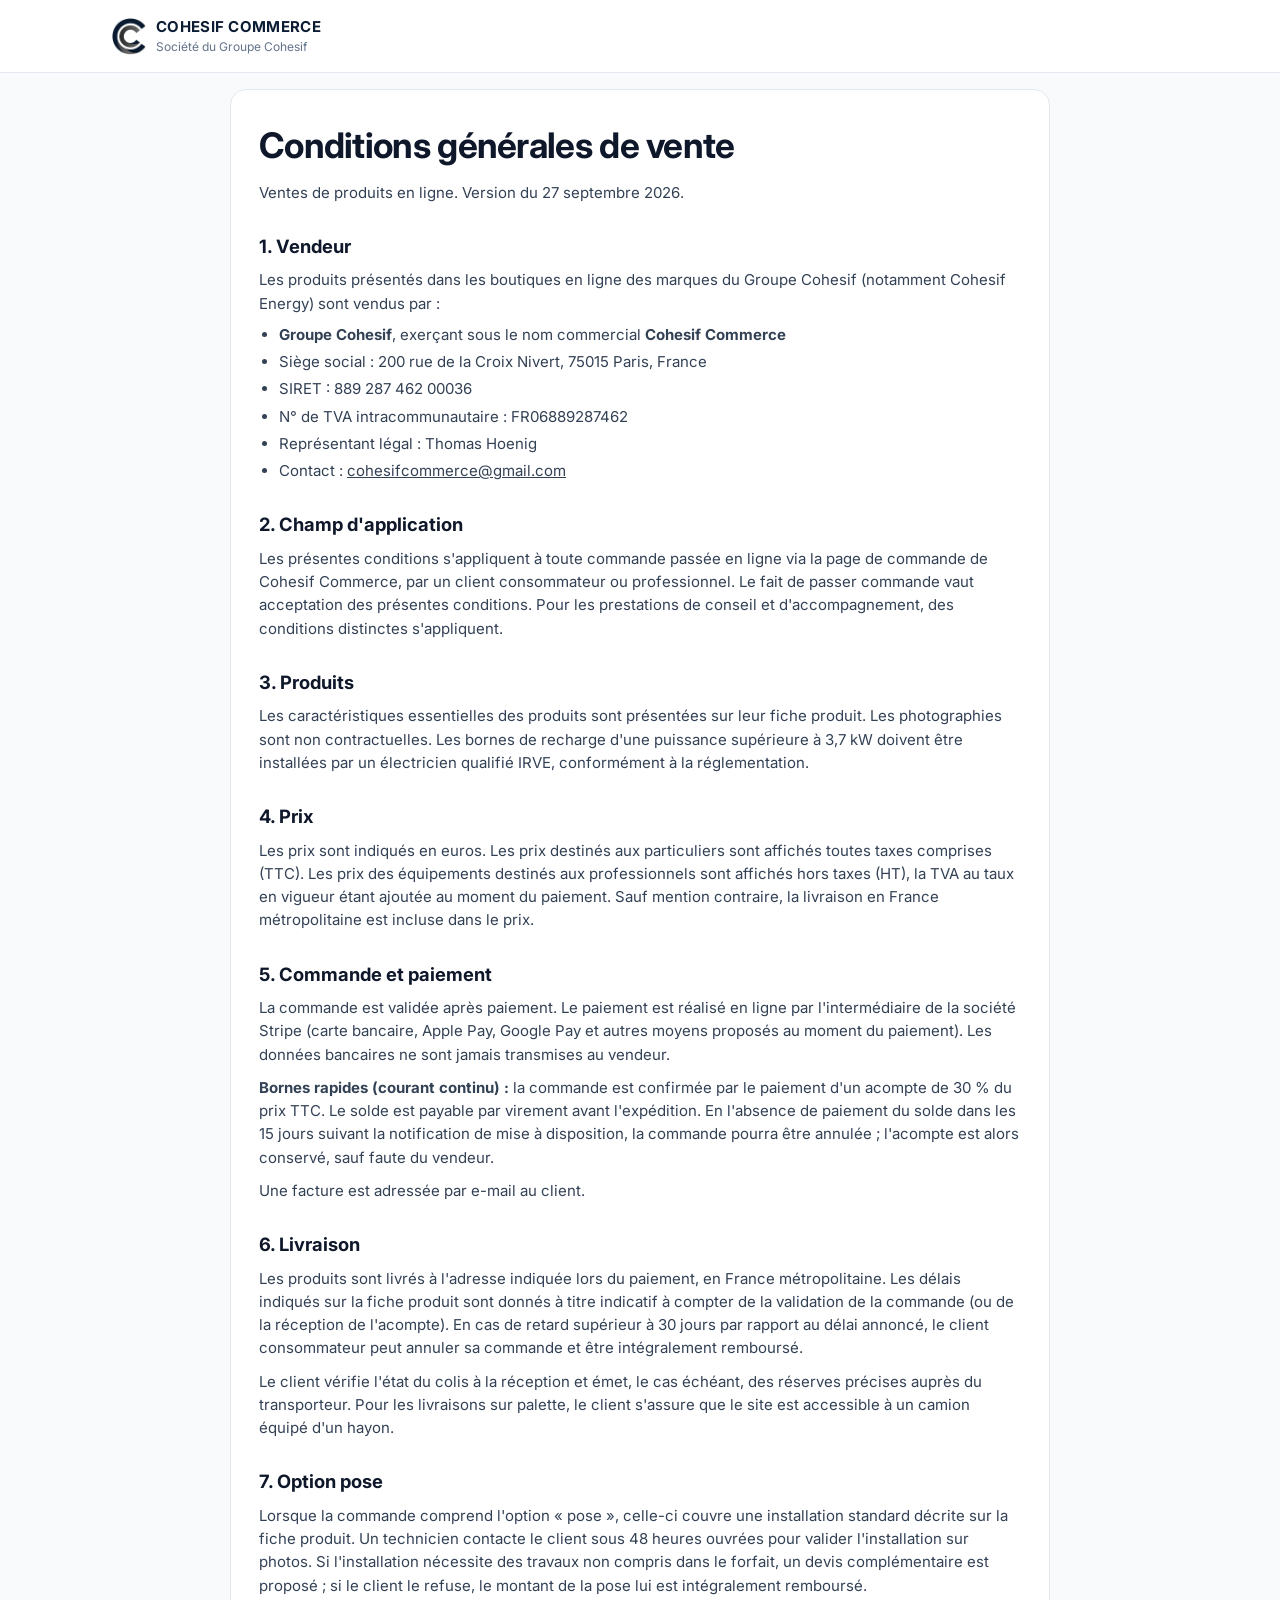
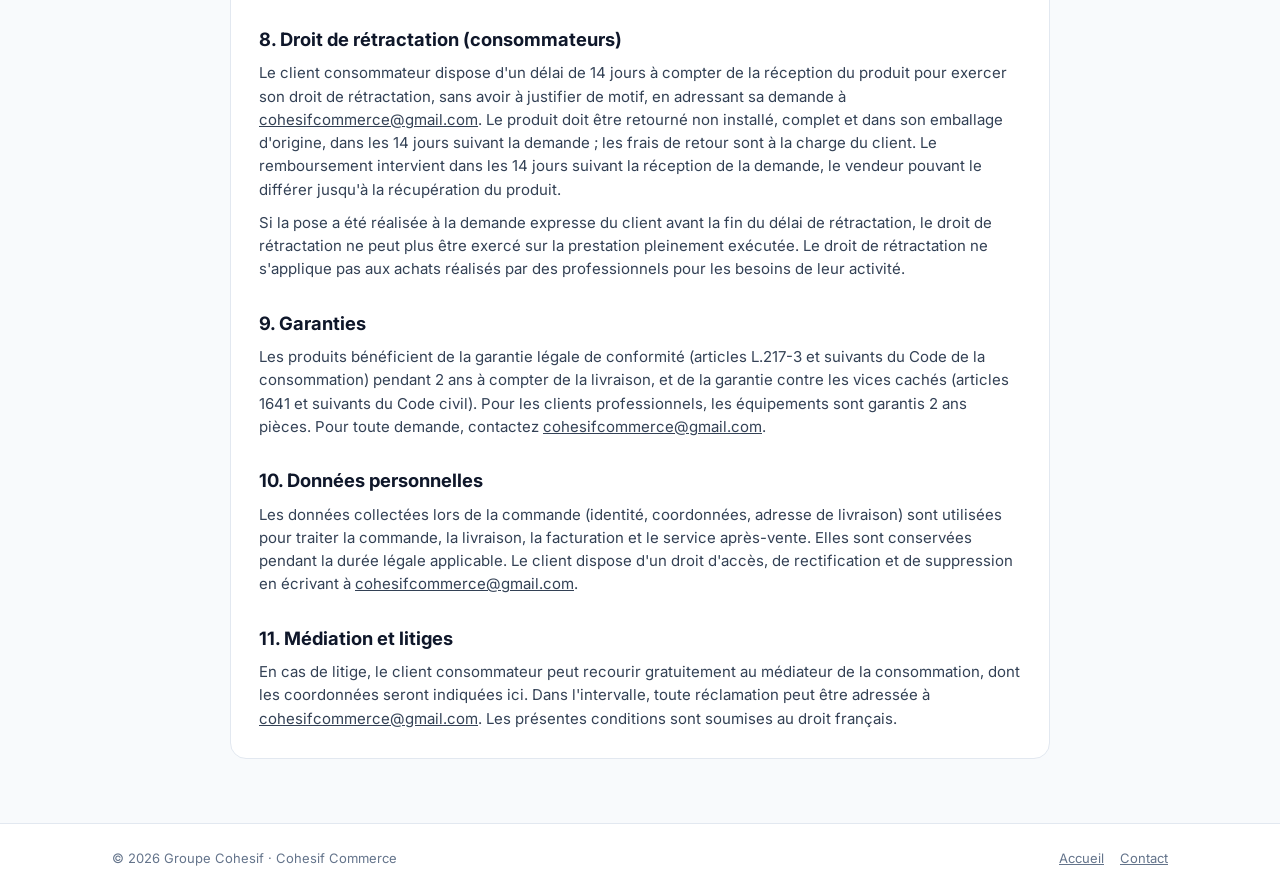
<file: cgv-vente.html>
<!DOCTYPE html>
<html lang="fr">
<head>
  <meta charset="UTF-8" />
  <meta name="viewport" content="width=device-width, initial-scale=1.0" />
  <title>Conditions générales de vente — Boutique | Cohesif Commerce</title>
  <meta name="description" content="Conditions générales de vente des produits commandés en ligne auprès de Cohesif Commerce (Groupe Cohesif)." />
  <meta name="robots" content="index, follow" />
  <link rel="canonical" href="https://cohesifcommerce.fr/cgv-vente.html" />
  <link rel="icon" type="image/png" sizes="32x32" href="./favicon-32x32.png" />
  <link rel="preconnect" href="https://fonts.googleapis.com" />
  <link rel="preconnect" href="https://fonts.gstatic.com" crossorigin />
  <link href="https://fonts.googleapis.com/css2?family=Inter:wght@400;500;600;700&display=swap" rel="stylesheet" />
  <link rel="stylesheet" href="./commande.css" />
</head>
<body>

<header class="co-header">
  <div class="wrap">
    <a href="./index.html" class="co-brand">
      <img src="./img/logo-commerce-mark.png" alt="" width="34" height="37" />
      <span><strong>COHESIF COMMERCE</strong><small>Société du Groupe Cohesif</small></span>
    </a>
  </div>
</header>

<main class="co-main">
  <div class="wrap">
    <article class="co-card co-doc">
      <h1>Conditions générales de vente</h1>
      <p>Ventes de produits en ligne. Version du 27 septembre 2026.</p>

      <h2 id="vendeur">1. Vendeur</h2>
      <p>Les produits présentés dans les boutiques en ligne des marques du Groupe Cohesif (notamment Cohesif Energy) sont vendus par :</p>
      <ul>
        <li><strong>Groupe Cohesif</strong>, exerçant sous le nom commercial <strong>Cohesif Commerce</strong></li>
        <li>Siège social : 200 rue de la Croix Nivert, 75015 Paris, France</li>
        <li>SIRET : 889 287 462 00036</li>
        <li>N° de TVA intracommunautaire : FR06889287462</li>
        <li>Représentant légal : Thomas Hoenig</li>
        <li>Contact : <a href="mailto:cohesifcommerce@gmail.com">cohesifcommerce@gmail.com</a></li>
      </ul>

      <h2>2. Champ d'application</h2>
      <p>Les présentes conditions s'appliquent à toute commande passée en ligne via la page de commande de Cohesif Commerce, par un client consommateur ou professionnel. Le fait de passer commande vaut acceptation des présentes conditions. Pour les prestations de conseil et d'accompagnement, des conditions distinctes s'appliquent.</p>

      <h2>3. Produits</h2>
      <p>Les caractéristiques essentielles des produits sont présentées sur leur fiche produit. Les photographies sont non contractuelles. Les bornes de recharge d'une puissance supérieure à 3,7 kW doivent être installées par un électricien qualifié IRVE, conformément à la réglementation.</p>

      <h2>4. Prix</h2>
      <p>Les prix sont indiqués en euros. Les prix destinés aux particuliers sont affichés toutes taxes comprises (TTC). Les prix des équipements destinés aux professionnels sont affichés hors taxes (HT), la TVA au taux en vigueur étant ajoutée au moment du paiement. Sauf mention contraire, la livraison en France métropolitaine est incluse dans le prix.</p>

      <h2>5. Commande et paiement</h2>
      <p>La commande est validée après paiement. Le paiement est réalisé en ligne par l'intermédiaire de la société Stripe (carte bancaire, Apple Pay, Google Pay et autres moyens proposés au moment du paiement). Les données bancaires ne sont jamais transmises au vendeur.</p>
      <p><strong>Bornes rapides (courant continu) :</strong> la commande est confirmée par le paiement d'un acompte de 30 % du prix TTC. Le solde est payable par virement avant l'expédition. En l'absence de paiement du solde dans les 15 jours suivant la notification de mise à disposition, la commande pourra être annulée ; l'acompte est alors conservé, sauf faute du vendeur.</p>
      <p>Une facture est adressée par e-mail au client.</p>

      <h2>6. Livraison</h2>
      <p>Les produits sont livrés à l'adresse indiquée lors du paiement, en France métropolitaine. Les délais indiqués sur la fiche produit sont donnés à titre indicatif à compter de la validation de la commande (ou de la réception de l'acompte). En cas de retard supérieur à 30 jours par rapport au délai annoncé, le client consommateur peut annuler sa commande et être intégralement remboursé.</p>
      <p>Le client vérifie l'état du colis à la réception et émet, le cas échéant, des réserves précises auprès du transporteur. Pour les livraisons sur palette, le client s'assure que le site est accessible à un camion équipé d'un hayon.</p>

      <h2>7. Option pose</h2>
      <p>Lorsque la commande comprend l'option « pose », celle-ci couvre une installation standard décrite sur la fiche produit. Un technicien contacte le client sous 48 heures ouvrées pour valider l'installation sur photos. Si l'installation nécessite des travaux non compris dans le forfait, un devis complémentaire est proposé ; si le client le refuse, le montant de la pose lui est intégralement remboursé.</p>

      <h2>8. Droit de rétractation (consommateurs)</h2>
      <p>Le client consommateur dispose d'un délai de 14 jours à compter de la réception du produit pour exercer son droit de rétractation, sans avoir à justifier de motif, en adressant sa demande à <a href="mailto:cohesifcommerce@gmail.com">cohesifcommerce@gmail.com</a>. Le produit doit être retourné non installé, complet et dans son emballage d'origine, dans les 14 jours suivant la demande ; les frais de retour sont à la charge du client. Le remboursement intervient dans les 14 jours suivant la réception de la demande, le vendeur pouvant le différer jusqu'à la récupération du produit.</p>
      <p>Si la pose a été réalisée à la demande expresse du client avant la fin du délai de rétractation, le droit de rétractation ne peut plus être exercé sur la prestation pleinement exécutée. Le droit de rétractation ne s'applique pas aux achats réalisés par des professionnels pour les besoins de leur activité.</p>

      <h2>9. Garanties</h2>
      <p>Les produits bénéficient de la garantie légale de conformité (articles L.217-3 et suivants du Code de la consommation) pendant 2 ans à compter de la livraison, et de la garantie contre les vices cachés (articles 1641 et suivants du Code civil). Pour les clients professionnels, les équipements sont garantis 2 ans pièces. Pour toute demande, contactez <a href="mailto:cohesifcommerce@gmail.com">cohesifcommerce@gmail.com</a>.</p>

      <h2>10. Données personnelles</h2>
      <p>Les données collectées lors de la commande (identité, coordonnées, adresse de livraison) sont utilisées pour traiter la commande, la livraison, la facturation et le service après-vente. Elles sont conservées pendant la durée légale applicable. Le client dispose d'un droit d'accès, de rectification et de suppression en écrivant à <a href="mailto:cohesifcommerce@gmail.com">cohesifcommerce@gmail.com</a>.</p>

      <h2>11. Médiation et litiges</h2>
      <p>En cas de litige, le client consommateur peut recourir gratuitement au médiateur de la consommation, dont les coordonnées seront indiquées ici. Dans l'intervalle, toute réclamation peut être adressée à <a href="mailto:cohesifcommerce@gmail.com">cohesifcommerce@gmail.com</a>. Les présentes conditions sont soumises au droit français.</p>
    </article>
  </div>
</main>

<footer class="co-footer">
  <div class="wrap">
    <div>© 2026 Groupe Cohesif · Cohesif Commerce</div>
    <nav><a href="./index.html">Accueil</a><a href="mailto:cohesifcommerce@gmail.com">Contact</a></nav>
  </div>
</footer>
</body>
</html>
</file>
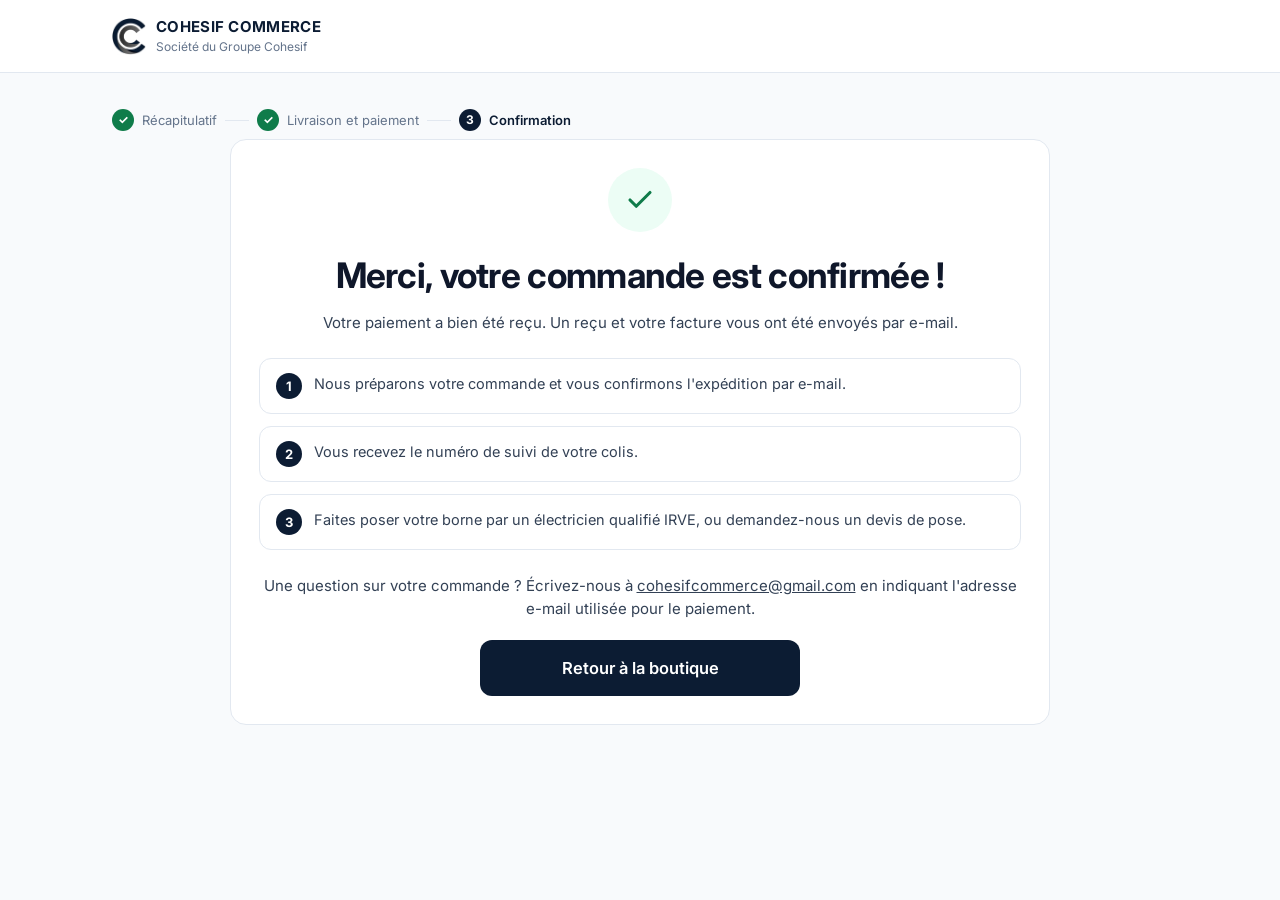
<file: commande-confirmee.html>
<!DOCTYPE html>
<html lang="fr">
<head>
  <meta charset="UTF-8" />
  <meta name="viewport" content="width=device-width, initial-scale=1.0" />
  <title>Commande confirmée — merci ! | Cohesif Commerce</title>
  <meta name="robots" content="noindex, nofollow" />
  <meta name="theme-color" content="#0c1c33" />
  <link rel="icon" type="image/png" sizes="32x32" href="./favicon-32x32.png" />
  <link rel="preconnect" href="https://fonts.googleapis.com" />
  <link rel="preconnect" href="https://fonts.gstatic.com" crossorigin />
  <link href="https://fonts.googleapis.com/css2?family=Inter:wght@400;500;600;700&display=swap" rel="stylesheet" />
  <link rel="stylesheet" href="./commande.css" />
</head>
<body>

<header class="co-header">
  <div class="wrap">
    <a href="./index.html" class="co-brand">
      <img src="./img/logo-commerce-mark.png" alt="" width="34" height="37" />
      <span><strong>COHESIF COMMERCE</strong><small>Société du Groupe Cohesif</small></span>
    </a>
  </div>
</header>

<main class="co-main">
  <div class="wrap">
    <ol class="co-steps" aria-label="Étapes de la commande">
      <li class="done"><span>✓</span>Récapitulatif</li>
      <li class="done"><span>✓</span>Livraison et paiement</li>
      <li class="active"><span>3</span>Confirmation</li>
    </ol>
    <div class="co-card co-doc" style="text-align:center;">
      <div class="co-success-icon">
        <svg width="30" height="30" viewBox="0 0 24 24" fill="none" stroke="currentColor" stroke-width="2.5" stroke-linecap="round" stroke-linejoin="round" aria-hidden="true"><polyline points="20 6 9 17 4 12"/></svg>
      </div>
      <h1>Merci, votre commande est confirmée !</h1>
      <p>Votre paiement a bien été reçu. Un reçu et votre facture vous ont été envoyés par e-mail.</p>
      <ol class="co-next" data-next></ol>
      <p>Une question sur votre commande ? Écrivez-nous à <a href="mailto:cohesifcommerce@gmail.com">cohesifcommerce@gmail.com</a> en indiquant l'adresse e-mail utilisée pour le paiement.</p>
      <p style="margin-top:20px;"><a class="co-pay" style="max-width:320px;margin:0 auto;" href="https://cohesifenergy.fr/boutique.html">Retour à la boutique</a></p>
    </div>
  </div>
</main>

<script>
(function () {
  var id = (new URLSearchParams(location.search).get('produit') || '').toUpperCase();
  var steps;
  if (/-POSE$/.test(id)) {
    steps = [
      'Sous 48 h ouvrées, un technicien vous contacte pour valider votre installation sur photos.',
      'Nous fixons ensemble la date d\'intervention de nos électriciens IRVE.',
      'Votre borne est posée, testée et mise en service. Vous recevez l\'attestation de conformité.'
    ];
  } else if (/^CE-DC/.test(id)) {
    steps = [
      'Sous 48 h ouvrées, nous vous contactons pour confirmer la configuration de votre borne.',
      'Nous vous adressons la facture du solde, payable par virement avant expédition.',
      'Votre borne est livrée sur palette. Nous pouvons chiffrer son raccordement si besoin.'
    ];
  } else {
    steps = [
      'Nous préparons votre commande et vous confirmons l\'expédition par e-mail.',
      'Vous recevez le numéro de suivi de votre colis.',
      'Faites poser votre borne par un électricien qualifié IRVE, ou demandez-nous un devis de pose.'
    ];
  }
  document.querySelector('[data-next]').innerHTML = steps.map(function (s, i) {
    return '<li><b>' + (i + 1) + '</b><span>' + s + '</span></li>';
  }).join('');
})();
</script>
</body>
</html>
</file>
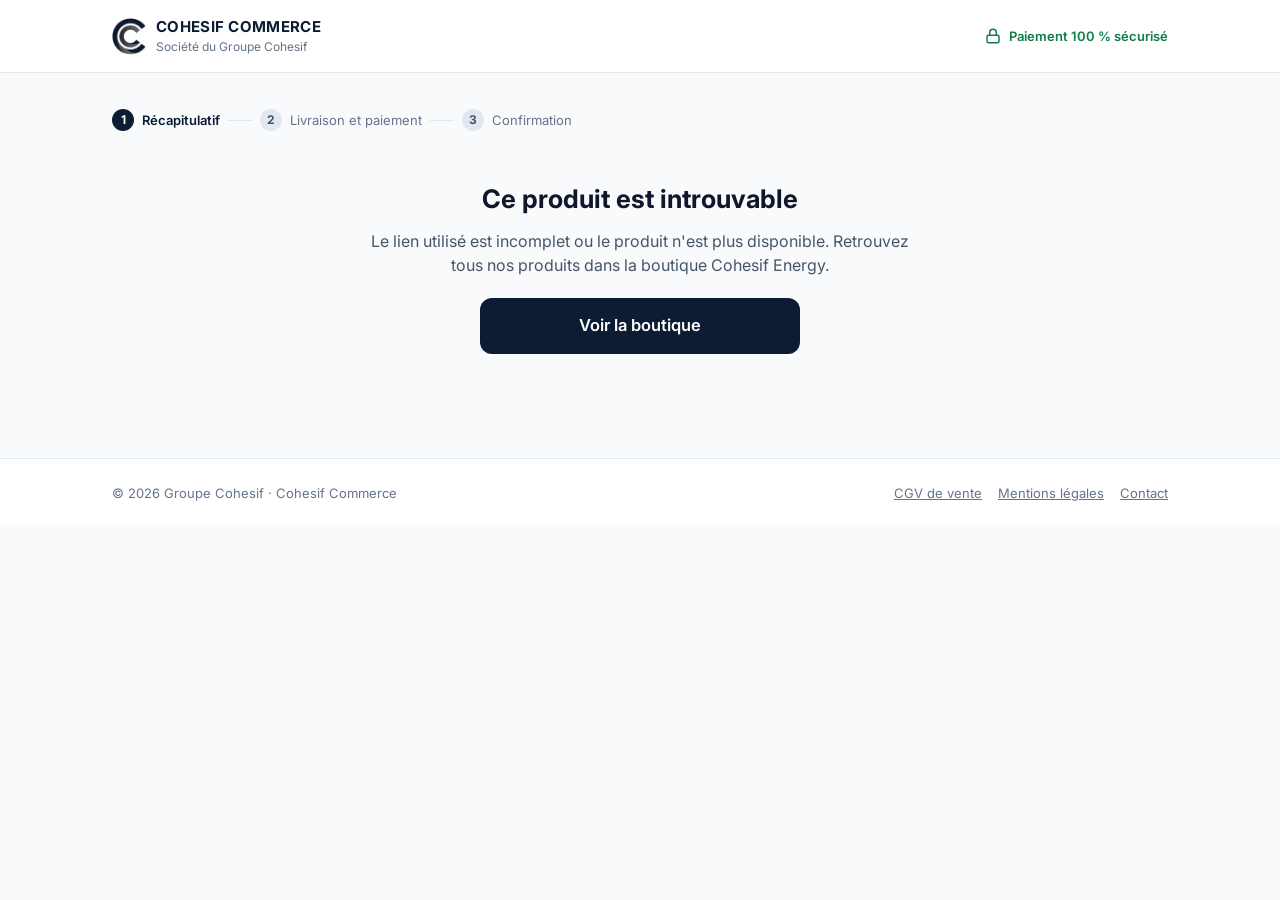
<file: commande.html>
<!DOCTYPE html>
<html lang="fr">
<head>
  <meta charset="UTF-8" />
  <meta name="viewport" content="width=device-width, initial-scale=1.0" />
  <title>Votre commande — Paiement sécurisé | Cohesif Commerce</title>
  <meta name="description" content="Récapitulatif de votre commande et paiement sécurisé par Cohesif Commerce, société de commerce du Groupe Cohesif." />
  <meta name="robots" content="noindex, nofollow" />
  <meta name="theme-color" content="#0c1c33" />
  <link rel="icon" type="image/png" sizes="32x32" href="./favicon-32x32.png" />
  <link rel="preconnect" href="https://fonts.googleapis.com" />
  <link rel="preconnect" href="https://fonts.gstatic.com" crossorigin />
  <link href="https://fonts.googleapis.com/css2?family=Inter:wght@400;500;600;700&display=swap" rel="stylesheet" />
  <link rel="stylesheet" href="./commande.css" />
</head>
<body>

<header class="co-header">
  <div class="wrap">
    <a href="./index.html" class="co-brand">
      <img src="./img/logo-commerce-mark.png" alt="" width="34" height="37" />
      <span><strong>COHESIF COMMERCE</strong><small>Société du Groupe Cohesif</small></span>
    </a>
    <span class="co-secure">
      <svg width="16" height="16" viewBox="0 0 24 24" fill="none" stroke="currentColor" stroke-width="2.2" stroke-linecap="round" stroke-linejoin="round" aria-hidden="true"><rect x="3" y="11" width="18" height="11" rx="2"/><path d="M7 11V7a5 5 0 0 1 10 0v4"/></svg>
      <span class="co-secure-long">Paiement 100&nbsp;% sécurisé</span><span class="co-secure-short">Sécurisé</span>
    </span>
  </div>
</header>

<main class="co-main">
  <div class="wrap">
    <ol class="co-steps" aria-label="Étapes de la commande">
      <li class="active"><span>1</span>Récapitulatif</li>
      <li><span>2</span>Livraison et paiement</li>
      <li><span>3</span>Confirmation</li>
    </ol>

    <div class="co-loading" data-state="loading">Chargement de votre commande…</div>

    <div class="co-empty" data-state="empty" hidden>
      <h1>Ce produit est introuvable</h1>
      <p>Le lien utilisé est incomplet ou le produit n'est plus disponible. Retrouvez tous nos produits dans la boutique Cohesif Energy.</p>
      <a class="co-pay" href="https://cohesifenergy.fr/boutique.html">Voir la boutique</a>
    </div>

    <div class="co-grid" data-state="ready" hidden>
      <section class="co-card">
        <div class="co-kicker">Vous êtes sur le point d'acheter</div>
        <h1 class="co-title" data-f="titre"></h1>
        <div class="co-product">
          <div class="co-product-img"><img data-f="image" alt="" /></div>
          <div>
            <span class="co-chip" data-f="marque"></span>
            <h2 data-f="nom"></h2>
            <div class="co-variant" data-f="variante"></div>
            <div class="co-variant-detail" data-f="detail"></div>
            <ul class="co-points" data-f="points"></ul>
          </div>
        </div>
        <table class="co-specs"><tbody data-f="specs"></tbody></table>
        <div class="co-note" data-f="note" hidden></div>
        <a class="co-back" data-f="retour" href="#">
          <svg width="14" height="14" viewBox="0 0 24 24" fill="none" stroke="currentColor" stroke-width="2.5" stroke-linecap="round" stroke-linejoin="round" aria-hidden="true"><line x1="19" y1="12" x2="5" y2="12"/><polyline points="12 19 5 12 12 5"/></svg>
          Modifier mon choix
        </a>
      </section>

      <aside class="co-aside">
        <div class="co-card co-summary">
          <h3>Récapitulatif</h3>
          <ul class="co-lines" data-f="lignes"></ul>
          <div class="co-total"><span>Total TTC</span><strong data-f="total"></strong></div>
          <div class="co-deposit" data-f="acompte" hidden></div>

          <ul class="co-meta" data-f="meta"></ul>

          <a class="co-pay" data-f="payer" href="#" rel="noopener">
            <svg width="18" height="18" viewBox="0 0 24 24" fill="none" stroke="currentColor" stroke-width="2.2" stroke-linecap="round" stroke-linejoin="round" aria-hidden="true"><rect x="3" y="11" width="18" height="11" rx="2"/><path d="M7 11V7a5 5 0 0 1 10 0v4"/></svg>
            <span data-f="payer-label">Continuer vers le paiement sécurisé</span>
          </a>
          <p class="co-legal">En poursuivant, vous acceptez nos <a href="./cgv-vente.html" target="_blank" rel="noopener">conditions générales de vente</a>. Adresse de livraison et quantité à l'étape suivante.</p>
          <div class="co-warning" data-f="inactif" hidden>
            Le paiement en ligne est en cours d'activation. Envoyez-nous votre commande par e-mail : nous vous répondons sous 24 h ouvrées avec votre lien de paiement.
          </div>

          <div class="co-methods" aria-label="Moyens de paiement acceptés"><span>CB</span><span>VISA</span><span>MASTERCARD</span><span>AMEX</span><span>APPLE PAY</span><span>GOOGLE PAY</span></div>
          <div class="co-stripe">
            <svg width="14" height="14" viewBox="0 0 24 24" fill="none" stroke="currentColor" stroke-width="2.2" stroke-linecap="round" stroke-linejoin="round" aria-hidden="true"><path d="M12 22s8-4 8-10V5l-8-3-8 3v7c0 6 8 10 8 10z"/></svg>
            Paiement chiffré, traité par Stripe
          </div>
        </div>
        <p class="co-help">Une question ? <a href="mailto:cohesifcommerce@gmail.com">cohesifcommerce@gmail.com</a></p>
      </aside>
    </div>
  </div>
</main>

<footer class="co-footer">
  <div class="wrap">
    <div>© 2026 Groupe Cohesif · Cohesif Commerce</div>
    <nav>
      <a href="./cgv-vente.html">CGV de vente</a>
      <a href="./cgv-vente.html#vendeur">Mentions légales</a>
      <a href="mailto:cohesifcommerce@gmail.com">Contact</a>
    </nav>
  </div>
</footer>

<script>
(function () {
  'use strict';

  // Catalogues par préfixe de référence (CE- = Cohesif Energy). Ajouter ici les prochaines marques.
  var CATALOGUES = {
    CE: './data/catalogues/cohesif-energy.json'
  };
  var TVA = 0.20;
  var EMAIL = 'cohesifcommerce@gmail.com';

  var params = new URLSearchParams(location.search);
  var id = (params.get('produit') || '').toUpperCase();
  var $ = function (f) { return document.querySelector('[data-f="' + f + '"]'); };

  function show(state) {
    document.querySelectorAll('[data-state]').forEach(function (el) {
      el.hidden = el.getAttribute('data-state') !== state;
    });
  }
  function eur(n, dec) {
    return n.toLocaleString('fr-FR', { minimumFractionDigits: dec ? 2 : 0, maximumFractionDigits: dec ? 2 : 0 }) + ' €';
  }
  function money(n) { return eur(n, Math.round(n * 100) % 100 !== 0); }
  function esc(s) {
    return String(s).replace(/[&<>"']/g, function (c) {
      return { '&': '&amp;', '<': '&lt;', '>': '&gt;', '"': '&quot;', "'": '&#39;' }[c];
    });
  }
  var CHECK = '<svg width="14" height="14" viewBox="0 0 24 24" fill="none" stroke="currentColor" stroke-width="2.5" stroke-linecap="round" stroke-linejoin="round" aria-hidden="true"><polyline points="20 6 9 17 4 12"/></svg>';

  var prefix = id.split('-')[0];
  if (!/^[A-Z0-9-]{3,40}$/.test(id) || !CATALOGUES[prefix]) { show('empty'); return; }

  function getJSON(url) {
    return fetch(url, { cache: 'no-cache' }).then(function (r) {
      if (!r.ok) throw new Error(url);
      return r.json();
    });
  }

  Promise.all([getJSON(CATALOGUES[prefix]), getJSON('./data/paiements.json').catch(function () { return { liens: {} }; })])
    .then(function (res) { render(res[0], res[1]); })
    .catch(function () { show('empty'); });

  function render(cat, pay) {
    var produit = null, variante = null;
    cat.produits.forEach(function (p) {
      p.variantes.forEach(function (v) { if (v.id === id) { produit = p; variante = v; } });
    });
    if (!produit) { show('empty'); return; }

    var ht = produit.affichage === 'HT';
    var totalTTC = ht ? variante.prix * (1 + TVA) : variante.prix;
    var acompte = produit.paiement === 'acompte' ? Math.round(totalTTC * produit.acomptePct) / 100 : null;
    var label = produit.nom + (produit.variantes.length > 1 ? ' — ' + variante.label : '');

    document.title = label + ' — Paiement sécurisé | Cohesif Commerce';
    $('titre').textContent = label;
    var img = $('image');
    img.src = cat.site + '/' + produit.image;
    img.alt = produit.nom;
    $('marque').innerHTML = CHECK + ' Sélectionné par ' + esc(cat.marque);
    $('nom').textContent = produit.nom;
    $('variante').textContent = variante.label;
    $('detail').textContent = variante.detail;
    $('points').innerHTML = produit.points.slice(0, 4).map(function (x) { return '<li>' + CHECK + '<span>' + esc(x) + '</span></li>'; }).join('');
    $('specs').innerHTML = Object.keys(produit.specs).slice(0, 7).map(function (k) {
      return '<tr><th>' + esc(k) + '</th><td>' + esc(produit.specs[k]) + '</td></tr>';
    }).join('');
    $('retour').href = cat.site + '/' + produit.slug + '.html';

    var note = $('note');
    if (/-POSE$/.test(id)) {
      note.hidden = false;
      note.innerHTML = '<strong>Pose incluse.</strong> Après votre paiement, un technicien vous contacte sous 48 h ouvrées pour valider votre installation sur photos. Si elle sort du forfait standard, nous vous proposons un devis : vous restez libre de le refuser et d\'être remboursé de la pose.';
    } else if (acompte !== null) {
      note.hidden = false;
      note.innerHTML = '<strong>Réservation avec acompte.</strong> Nous vous contactons sous 48 h ouvrées pour confirmer la configuration de votre borne. Le solde est réglé par virement avant expédition ; la facture est établie au nom de votre entreprise.';
    }

    var lignes = [];
    if (ht) {
      lignes.push(['Prix HT', eur(variante.prix)]);
      lignes.push(['TVA 20 %', money(variante.prix * TVA)]);
    } else {
      lignes.push(['Prix TTC', eur(variante.prix)]);
    }
    lignes.push(['Livraison', produit.gamme === 'dc' ? '<span class="free">Incluse</span>' : '<span class="free">Offerte</span>']);
    $('lignes').innerHTML = lignes.map(function (l) {
      return '<li><span class="muted">' + l[0] + '</span><span>' + l[1] + '</span></li>';
    }).join('');
    $('total').textContent = money(totalTTC);

    if (acompte !== null) {
      var box = $('acompte');
      box.hidden = false;
      box.innerHTML = '<strong><span>À régler aujourd\'hui</span><span>' + money(acompte) + '</span></strong>' +
        'Acompte de ' + produit.acomptePct + ' %. Solde de ' + money(totalTTC - acompte) + ' par virement avant expédition.';
    }

    var meta = [produit.livraison, produit.delai, produit.garantie];
    if (!ht) meta.push('14 jours pour changer d\'avis (particuliers)');
    $('meta').innerHTML = meta.map(function (m) { return '<li>' + CHECK + '<span>' + esc(m) + '</span></li>'; }).join('');

    var btn = $('payer');
    var lien = (pay.liens || {})[id];
    if (lien && /^https:\/\/(buy\.stripe\.com|checkout\.stripe\.com)\//.test(lien)) {
      var ref = id + '_' + (params.get('source') || 'direct').replace(/[^a-z0-9]/gi, '').slice(0, 30);
      btn.href = lien + (lien.indexOf('?') < 0 ? '?' : '&') + 'client_reference_id=' + encodeURIComponent(ref) + '&locale=fr';
      $('payer-label').textContent = acompte !== null ? 'Payer l\'acompte de ' + money(acompte) : 'Payer ' + money(totalTTC) + ' en toute sécurité';
    } else {
      $('inactif').hidden = false;
      btn.classList.add('alt');
      $('payer-label').textContent = 'Commander par e-mail';
      var body = 'Bonjour,\n\nJe souhaite commander :\n- ' + label + ' (réf. ' + id + ')\n- Prix : ' +
        (ht ? eur(variante.prix) + ' HT' : eur(variante.prix) + ' TTC') + '\n\nNom :\nTéléphone :\nAdresse de livraison :\n\nMerci.';
      btn.href = 'mailto:' + EMAIL + '?subject=' + encodeURIComponent('Commande ' + id) + '&body=' + encodeURIComponent(body);
    }
    show('ready');
  }
})();
</script>
</body>
</html>
</file>
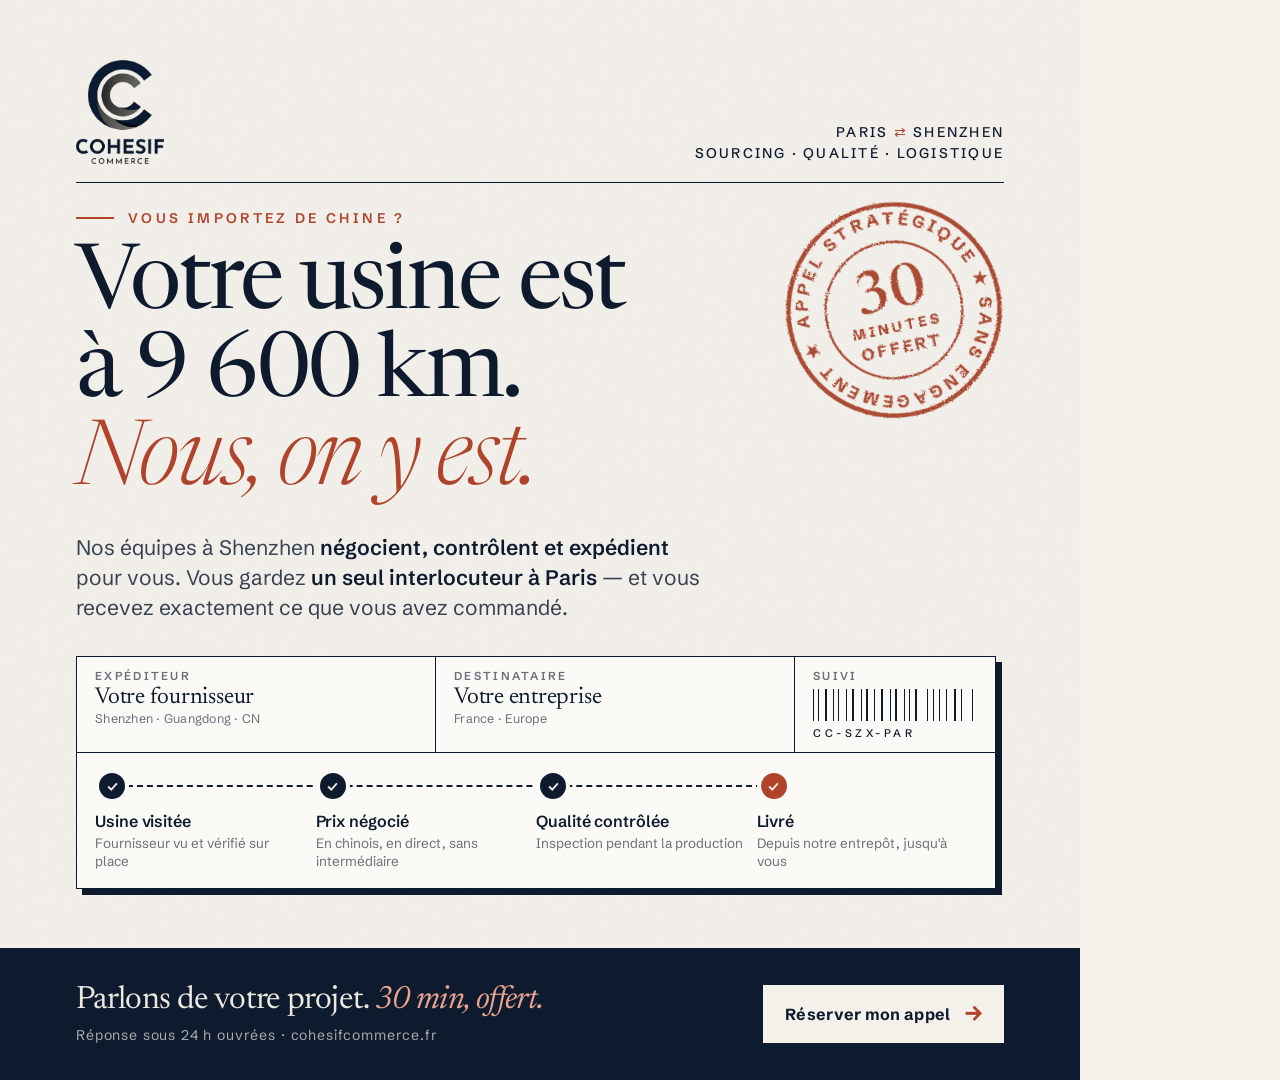
<file: marketing/pub-sourcing-chine-carre.html>
<!doctype html>
<html lang="fr">
<head>
<meta charset="utf-8">
<title>Pub — Sourcing Chine</title>
<link rel="preconnect" href="https://fonts.googleapis.com">
<link href="https://fonts.googleapis.com/css2?family=Newsreader:ital,opsz,wght@0,6..72,300..600;1,6..72,300..500&family=Schibsted+Grotesk:wght@400;500;600;700&display=swap" rel="stylesheet">
<style>
  :root{
    --paper:#f4f1eb; --card:#fbfaf6; --ink:#0e1b2f; --on-navy:#ece8df;
    --seal:#b0442b; --line:rgba(14,27,47,.16); --ink-3:rgba(14,27,47,.62);
    --serif:'Newsreader',Georgia,serif; --sans:'Schibsted Grotesk',Arial,sans-serif;
  }
  *{margin:0;padding:0;box-sizing:border-box}
  html,body{width:1080px;height:1080px;background:var(--paper)}
  body{font-family:var(--sans);color:var(--ink);-webkit-font-smoothing:antialiased;position:relative;overflow:hidden}

  /* grain papier */
  body::before{content:"";position:absolute;inset:0;opacity:.35;pointer-events:none;
    background-image:url("data:image/svg+xml,%3Csvg xmlns='http://www.w3.org/2000/svg' width='220' height='220'%3E%3Cfilter id='n'%3E%3CfeTurbulence type='fractalNoise' baseFrequency='.9' numOctaves='2' stitchTiles='stitch'/%3E%3CfeColorMatrix values='0 0 0 0 .05 0 0 0 0 .1 0 0 0 0 .18 0 0 0 .09 0'/%3E%3C/filter%3E%3Crect width='100%25' height='100%25' filter='url(%23n)'/%3E%3C/svg%3E");}

  .wrap{position:absolute;inset:0;padding:60px 76px 0}

  header{display:flex;justify-content:space-between;align-items:center;padding-bottom:22px;border-bottom:1.5px solid var(--ink)}
  .brand{display:flex;align-items:center;gap:16px}
  .brand img{width:40px;height:auto;mix-blend-mode:multiply}
  .brand b{font-weight:700;letter-spacing:.22em;font-size:19px}
  .brand span{display:block;font-weight:500;letter-spacing:.38em;font-size:11px;color:var(--ink-3);margin-top:3px}
  .issue{font-size:14px;letter-spacing:.16em;text-transform:uppercase;font-weight:500;text-align:right;line-height:1.5}
  .issue em{font-style:normal;color:var(--seal)}

  .kicker{margin-top:26px;font-size:14px;letter-spacing:.24em;text-transform:uppercase;font-weight:600;color:var(--seal);display:flex;align-items:center;gap:14px}
  .kicker::before{content:"";width:38px;height:2px;background:var(--seal)}

  h1{font-family:var(--serif);font-weight:400;font-size:90px;line-height:.98;letter-spacing:-.03em;margin-top:16px;font-variation-settings:"opsz" 72}
  h1 .num{font-feature-settings:"lnum";white-space:nowrap}
  h1 em{font-style:italic;font-weight:300;color:var(--seal)}

  .lede{margin-top:24px;font-size:21px;line-height:1.45;max-width:640px;color:rgba(14,27,47,.82)}
  .lede strong{color:var(--ink);font-weight:600}

  /* Lettre de voiture */
  .waybill{position:absolute;left:76px;right:84px;top:656px;background:var(--card);
    border:1.5px solid var(--ink);box-shadow:6px 6px 0 var(--ink)}
  .wb-top{display:grid;grid-template-columns:1fr 1fr 200px;border-bottom:1.5px solid var(--ink)}
  .wb-cell{padding:12px 18px;border-right:1.5px solid var(--ink)}
  .wb-cell:last-child{border-right:0}
  .lbl{font-size:11.5px;letter-spacing:.2em;text-transform:uppercase;font-weight:600;color:var(--ink-3)}
  .val{font-family:var(--serif);font-size:23px;margin-top:3px;letter-spacing:-.01em}
  .val small{display:block;font-family:var(--sans);font-size:12.5px;color:var(--ink-3);margin-top:2px;letter-spacing:.02em}
  .barcode{height:32px;margin-top:6px;display:flex;align-items:stretch;gap:0}
  .barcode i{display:block;background:var(--ink)}
  .code{font-size:11px;letter-spacing:.32em;margin-top:5px;font-weight:500}

  .route{display:grid;grid-template-columns:repeat(4,1fr);padding:16px 18px 18px;position:relative}
  .route::before{content:"";position:absolute;left:40px;right:calc(25% - 6px);top:32px;border-top:2px dashed var(--ink)}
  .step{position:relative;text-align:left;padding-right:12px}
  .dot{width:34px;height:34px;border-radius:50%;background:var(--ink);color:var(--on-navy);display:grid;place-items:center;position:relative;z-index:1;border:4px solid var(--card)}
  .dot svg{width:15px;height:15px}
  .step:last-child .dot{background:var(--seal)}
  .step h4{font-size:16px;font-weight:600;margin-top:8px;letter-spacing:-.005em}
  .step p{font-size:13.5px;color:var(--ink-3);margin-top:3px;line-height:1.35}

  /* Tampon */
  .stamp{position:absolute;right:76px;top:200px;width:220px;height:220px;transform:rotate(-12deg);color:var(--seal);z-index:3;mix-blend-mode:multiply;opacity:.94}
  .stamp svg{width:100%;height:100%;filter:url(#rough)}

  /* Bandeau CTA */
  .cta{position:absolute;left:0;right:0;bottom:0;height:132px;background:var(--ink);color:var(--on-navy);
    display:flex;align-items:center;justify-content:space-between;padding:0 76px}
  .cta .l .t{font-family:var(--serif);font-size:32px;letter-spacing:-.02em;line-height:1.05}
  .cta .l .t em{font-style:italic;color:#e9a38f}
  .cta .l .s{font-size:14px;letter-spacing:.06em;opacity:.7;margin-top:8px}
  .cta .btn{background:var(--paper);color:var(--ink);padding:17px 22px;font-weight:700;font-size:16px;letter-spacing:.02em;display:flex;gap:14px;align-items:center;white-space:nowrap}
  .cta .btn span{color:var(--seal);font-size:24px;line-height:1}
.logo{height:104px;width:auto;display:block}
  header{padding-bottom:18px!important;align-items:flex-end!important}
</style>
</head>
<body>
<svg width="0" height="0" style="position:absolute">
  <filter id="rough"><feTurbulence type="fractalNoise" baseFrequency=".75" numOctaves="2" seed="4"/><feDisplacementMap in="SourceGraphic" scale="3"/></filter>
</svg>

<div class="wrap">
  <header>
    <img class="logo" src="logo-cohesif-commerce-hd.png" alt="Cohesif Commerce">
    <div class="issue">Paris <em>⇄</em> Shenzhen<br>Sourcing · Qualité · Logistique</div>
  </header>

  <div class="kicker">Vous importez de Chine ?</div>
  <h1>Votre usine est<br>à <span class="num">9 600 km.</span><br><em>Nous, on y est.</em></h1>
  <p class="lede">Nos équipes à Shenzhen <strong>négocient, contrôlent et expédient</strong> pour vous. Vous gardez <strong>un seul interlocuteur à Paris</strong> — et vous recevez exactement ce que vous avez commandé.</p>
</div>

<div class="stamp">
  <svg viewBox="0 0 200 200">
    <defs><path id="c" d="M100,100 m-78,0 a78,78 0 1,1 156,0 a78,78 0 1,1 -156,0"/></defs>
    <circle cx="100" cy="100" r="96" fill="none" stroke="currentColor" stroke-width="4"/>
    <circle cx="100" cy="100" r="62" fill="none" stroke="currentColor" stroke-width="2"/>
    <text font-family="Schibsted Grotesk" font-weight="700" font-size="15.5" letter-spacing="3.2" fill="currentColor">
      <textPath href="#c">APPEL STRATÉGIQUE ★ SANS ENGAGEMENT ★</textPath>
    </text>
    <text x="100" y="98" text-anchor="middle" font-family="Newsreader" font-size="54" font-weight="500" fill="currentColor">30</text>
    <text x="100" y="120" text-anchor="middle" font-family="Schibsted Grotesk" font-size="13" font-weight="700" letter-spacing="3" fill="currentColor">MINUTES</text>
    <text x="100" y="140" text-anchor="middle" font-family="Schibsted Grotesk" font-size="15" font-weight="700" letter-spacing="2.5" fill="currentColor">OFFERT</text>
  </svg>
</div>

<div class="waybill">
  <div class="wb-top">
    <div class="wb-cell"><div class="lbl">Expéditeur</div><div class="val">Votre fournisseur<small>Shenzhen · Guangdong · CN</small></div></div>
    <div class="wb-cell"><div class="lbl">Destinataire</div><div class="val">Votre entreprise<small>France · Europe</small></div></div>
    <div class="wb-cell"><div class="lbl">Suivi</div><div class="barcode" id="bc"></div><div class="code">CC-SZX-PAR</div></div>
  </div>
  <div class="route">
    <div class="step"><div class="dot"><svg viewBox="0 0 24 24" fill="none" stroke="currentColor" stroke-width="3"><path d="M5 12l5 5L19 7"/></svg></div><h4>Usine visitée</h4><p>Fournisseur vu et vérifié sur place</p></div>
    <div class="step"><div class="dot"><svg viewBox="0 0 24 24" fill="none" stroke="currentColor" stroke-width="3"><path d="M5 12l5 5L19 7"/></svg></div><h4>Prix négocié</h4><p>En chinois, en direct, sans intermédiaire</p></div>
    <div class="step"><div class="dot"><svg viewBox="0 0 24 24" fill="none" stroke="currentColor" stroke-width="3"><path d="M5 12l5 5L19 7"/></svg></div><h4>Qualité contrôlée</h4><p>Inspection pendant la production</p></div>
    <div class="step"><div class="dot"><svg viewBox="0 0 24 24" fill="none" stroke="currentColor" stroke-width="3"><path d="M5 12l5 5L19 7"/></svg></div><h4>Livré</h4><p>Depuis notre entrepôt, jusqu'à vous</p></div>
  </div>
</div>

<div class="cta">
  <div class="l">
    <div class="t">Parlons de votre projet. <em>30 min, offert.</em></div>
    <div class="s">Réponse sous 24 h ouvrées · cohesifcommerce.fr</div>
  </div>
  <div class="btn">Réserver mon appel <span>→</span></div>
</div>

<script>
  // code-barres déterministe
  const bc=document.getElementById('bc');let s=7;
  const r=()=>{s=(s*9301+49297)%233280;return s/233280};
  for(let i=0;i<46;i++){const b=document.createElement('i');b.style.width=(r()<.5?2:r()<.6?4:6)+'px';b.style.marginRight=(r()<.6?2:4)+'px';if(i%2)b.style.background='transparent';bc.appendChild(b)}
</script>
</body>
</html>
</file>
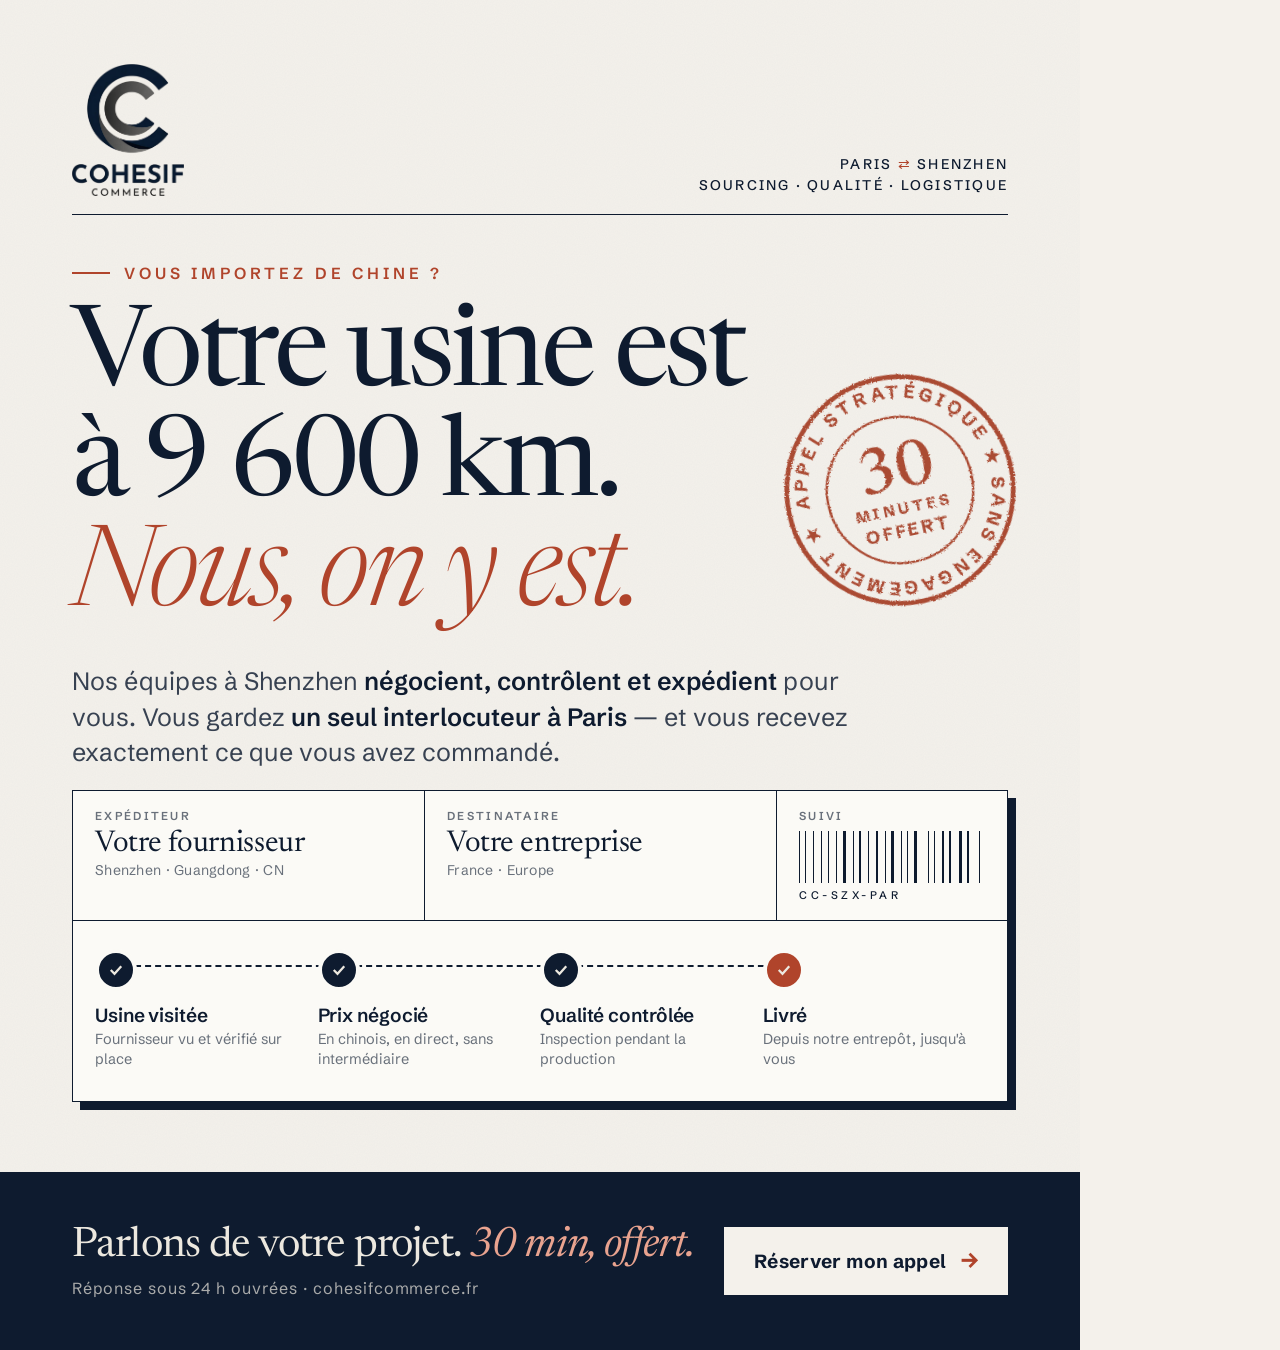
<file: marketing/pub-sourcing-chine.html>
<!doctype html>
<html lang="fr">
<head>
<meta charset="utf-8">
<title>Pub — Sourcing Chine</title>
<link rel="preconnect" href="https://fonts.googleapis.com">
<link href="https://fonts.googleapis.com/css2?family=Newsreader:ital,opsz,wght@0,6..72,300..600;1,6..72,300..500&family=Schibsted+Grotesk:wght@400;500;600;700&display=swap" rel="stylesheet">
<style>
  :root{
    --paper:#f4f1eb; --card:#fbfaf6; --ink:#0e1b2f; --on-navy:#ece8df;
    --seal:#b0442b; --line:rgba(14,27,47,.16); --ink-3:rgba(14,27,47,.62);
    --serif:'Newsreader',Georgia,serif; --sans:'Schibsted Grotesk',Arial,sans-serif;
  }
  *{margin:0;padding:0;box-sizing:border-box}
  html,body{width:1080px;height:1350px;background:var(--paper)}
  body{font-family:var(--sans);color:var(--ink);-webkit-font-smoothing:antialiased;position:relative;overflow:hidden}

  /* grain papier */
  body::before{content:"";position:absolute;inset:0;opacity:.35;pointer-events:none;
    background-image:url("data:image/svg+xml,%3Csvg xmlns='http://www.w3.org/2000/svg' width='220' height='220'%3E%3Cfilter id='n'%3E%3CfeTurbulence type='fractalNoise' baseFrequency='.9' numOctaves='2' stitchTiles='stitch'/%3E%3CfeColorMatrix values='0 0 0 0 .05 0 0 0 0 .1 0 0 0 0 .18 0 0 0 .09 0'/%3E%3C/filter%3E%3Crect width='100%25' height='100%25' filter='url(%23n)'/%3E%3C/svg%3E");}

  .wrap{position:absolute;inset:0;padding:64px 72px 0}

  header{display:flex;justify-content:space-between;align-items:center;padding-bottom:22px;border-bottom:1.5px solid var(--ink)}
  .brand{display:flex;align-items:center;gap:16px}
  .brand img{width:46px;height:auto;mix-blend-mode:multiply}
  .brand b{font-weight:700;letter-spacing:.22em;font-size:19px}
  .brand span{display:block;font-weight:500;letter-spacing:.38em;font-size:11px;color:var(--ink-3);margin-top:3px}
  .issue{font-size:14px;letter-spacing:.16em;text-transform:uppercase;font-weight:500;text-align:right;line-height:1.5}
  .issue em{font-style:normal;color:var(--seal)}

  .kicker{margin-top:48px;font-size:16px;letter-spacing:.24em;text-transform:uppercase;font-weight:600;color:var(--seal);display:flex;align-items:center;gap:14px}
  .kicker::before{content:"";width:38px;height:2px;background:var(--seal)}

  h1{font-family:var(--serif);font-weight:400;font-size:112px;line-height:.98;letter-spacing:-.035em;margin-top:22px;font-variation-settings:"opsz" 72}
  h1 .num{font-feature-settings:"lnum";white-space:nowrap}
  h1 em{font-style:italic;font-weight:300;color:var(--seal)}

  .lede{margin-top:30px;font-size:25px;line-height:1.42;max-width:780px;color:rgba(14,27,47,.82)}
  .lede strong{color:var(--ink);font-weight:600}

  /* Lettre de voiture */
  .waybill{position:absolute;left:72px;right:72px;top:790px;background:var(--card);
    border:1.5px solid var(--ink);box-shadow:8px 8px 0 var(--ink)}
  .wb-top{display:grid;grid-template-columns:1fr 1fr 230px;border-bottom:1.5px solid var(--ink)}
  .wb-cell{padding:18px 22px;border-right:1.5px solid var(--ink)}
  .wb-cell:last-child{border-right:0}
  .lbl{font-size:11.5px;letter-spacing:.2em;text-transform:uppercase;font-weight:600;color:var(--ink-3)}
  .val{font-family:var(--serif);font-size:30px;margin-top:6px;letter-spacing:-.01em}
  .val small{display:block;font-family:var(--sans);font-size:14px;color:var(--ink-3);margin-top:2px;letter-spacing:.02em}
  .barcode{height:52px;margin-top:8px;display:flex;align-items:stretch;gap:0}
  .barcode i{display:block;background:var(--ink)}
  .code{font-size:11px;letter-spacing:.32em;margin-top:5px;font-weight:500}

  .route{display:grid;grid-template-columns:repeat(4,1fr);padding:28px 22px 32px;position:relative}
  .route::before{content:"";position:absolute;left:52px;right:calc(25% - 10px);top:44px;border-top:2px dashed var(--ink)}
  .step{position:relative;text-align:left;padding-right:12px}
  .dot{width:42px;height:42px;border-radius:50%;background:var(--ink);color:var(--on-navy);display:grid;place-items:center;position:relative;z-index:1;border:4px solid var(--card)}
  .dot svg{width:18px;height:18px}
  .step:last-child .dot{background:var(--seal)}
  .step h4{font-size:19px;font-weight:600;margin-top:12px;letter-spacing:-.005em}
  .step p{font-size:14.5px;color:var(--ink-3);margin-top:3px;line-height:1.35}

  /* Tampon */
  .stamp{position:absolute;right:62px;top:372px;width:236px;height:236px;transform:rotate(-12deg);color:var(--seal);z-index:3;mix-blend-mode:multiply;opacity:.94}
  .stamp svg{width:100%;height:100%;filter:url(#rough)}

  /* Bandeau CTA */
  .cta{position:absolute;left:0;right:0;bottom:0;height:178px;background:var(--ink);color:var(--on-navy);
    display:flex;align-items:center;justify-content:space-between;padding:0 72px}
  .cta .l .t{font-family:var(--serif);font-size:42px;letter-spacing:-.02em;line-height:1.05}
  .cta .l .t em{font-style:italic;color:#e9a38f}
  .cta .l .s{font-size:16px;letter-spacing:.06em;opacity:.7;margin-top:10px}
  .cta .btn{background:var(--paper);color:var(--ink);padding:22px 30px;font-weight:700;font-size:19px;letter-spacing:.02em;display:flex;gap:14px;align-items:center;white-space:nowrap}
  .cta .btn span{color:var(--seal);font-size:24px;line-height:1}
.logo{height:132px;width:auto;display:block}
  header{padding-bottom:18px!important;align-items:flex-end!important}
</style>
</head>
<body>
<svg width="0" height="0" style="position:absolute">
  <filter id="rough"><feTurbulence type="fractalNoise" baseFrequency=".75" numOctaves="2" seed="4"/><feDisplacementMap in="SourceGraphic" scale="3"/></filter>
</svg>

<div class="wrap">
  <header>
    <img class="logo" src="logo-cohesif-commerce-hd.png" alt="Cohesif Commerce">
    <div class="issue">Paris <em>⇄</em> Shenzhen<br>Sourcing · Qualité · Logistique</div>
  </header>

  <div class="kicker">Vous importez de Chine ?</div>
  <h1>Votre usine est<br>à <span class="num">9 600 km.</span><br><em>Nous, on y est.</em></h1>
  <p class="lede">Nos équipes à Shenzhen <strong>négocient, contrôlent et expédient</strong> pour vous. Vous gardez <strong>un seul interlocuteur à Paris</strong> — et vous recevez exactement ce que vous avez commandé.</p>
</div>

<div class="stamp">
  <svg viewBox="0 0 200 200">
    <defs><path id="c" d="M100,100 m-78,0 a78,78 0 1,1 156,0 a78,78 0 1,1 -156,0"/></defs>
    <circle cx="100" cy="100" r="96" fill="none" stroke="currentColor" stroke-width="4"/>
    <circle cx="100" cy="100" r="62" fill="none" stroke="currentColor" stroke-width="2"/>
    <text font-family="Schibsted Grotesk" font-weight="700" font-size="15.5" letter-spacing="3.2" fill="currentColor">
      <textPath href="#c">APPEL STRATÉGIQUE ★ SANS ENGAGEMENT ★</textPath>
    </text>
    <text x="100" y="98" text-anchor="middle" font-family="Newsreader" font-size="54" font-weight="500" fill="currentColor">30</text>
    <text x="100" y="120" text-anchor="middle" font-family="Schibsted Grotesk" font-size="13" font-weight="700" letter-spacing="3" fill="currentColor">MINUTES</text>
    <text x="100" y="140" text-anchor="middle" font-family="Schibsted Grotesk" font-size="15" font-weight="700" letter-spacing="2.5" fill="currentColor">OFFERT</text>
  </svg>
</div>

<div class="waybill">
  <div class="wb-top">
    <div class="wb-cell"><div class="lbl">Expéditeur</div><div class="val">Votre fournisseur<small>Shenzhen · Guangdong · CN</small></div></div>
    <div class="wb-cell"><div class="lbl">Destinataire</div><div class="val">Votre entreprise<small>France · Europe</small></div></div>
    <div class="wb-cell"><div class="lbl">Suivi</div><div class="barcode" id="bc"></div><div class="code">CC-SZX-PAR</div></div>
  </div>
  <div class="route">
    <div class="step"><div class="dot"><svg viewBox="0 0 24 24" fill="none" stroke="currentColor" stroke-width="3"><path d="M5 12l5 5L19 7"/></svg></div><h4>Usine visitée</h4><p>Fournisseur vu et vérifié sur place</p></div>
    <div class="step"><div class="dot"><svg viewBox="0 0 24 24" fill="none" stroke="currentColor" stroke-width="3"><path d="M5 12l5 5L19 7"/></svg></div><h4>Prix négocié</h4><p>En chinois, en direct, sans intermédiaire</p></div>
    <div class="step"><div class="dot"><svg viewBox="0 0 24 24" fill="none" stroke="currentColor" stroke-width="3"><path d="M5 12l5 5L19 7"/></svg></div><h4>Qualité contrôlée</h4><p>Inspection pendant la production</p></div>
    <div class="step"><div class="dot"><svg viewBox="0 0 24 24" fill="none" stroke="currentColor" stroke-width="3"><path d="M5 12l5 5L19 7"/></svg></div><h4>Livré</h4><p>Depuis notre entrepôt, jusqu'à vous</p></div>
  </div>
</div>

<div class="cta">
  <div class="l">
    <div class="t">Parlons de votre projet. <em>30 min, offert.</em></div>
    <div class="s">Réponse sous 24 h ouvrées · cohesifcommerce.fr</div>
  </div>
  <div class="btn">Réserver mon appel <span>→</span></div>
</div>

<script>
  // code-barres déterministe
  const bc=document.getElementById('bc');let s=7;
  const r=()=>{s=(s*9301+49297)%233280;return s/233280};
  for(let i=0;i<46;i++){const b=document.createElement('i');b.style.width=(r()<.5?2:r()<.6?4:6)+'px';b.style.marginRight=(r()<.6?2:4)+'px';if(i%2)b.style.background='transparent';bc.appendChild(b)}
</script>
</body>
</html>
</file>
<file: commande.css>
/* ========================================
   COHESIF COMMERCE — PAGES DE COMMANDE
   ======================================== */
*, *::before, *::after { box-sizing: border-box; margin: 0; padding: 0; }
:root {
  --navy: #0c1c33;
  --navy-700: #16294a;
  --ink-900: #0f172a;
  --ink-800: #1e293b;
  --ink-700: #334155;
  --ink-600: #475569;
  --ink-500: #64748b;
  --ink-400: #94a3b8;
  --ink-200: #e2e8f0;
  --ink-100: #f1f5f9;
  --ink-50: #f8fafc;
  --green: #0f7c4a;
  --green-50: #ecfdf5;
  --green-100: #d1fae5;
  --blue-50: #eff6ff;
  --blue-700: #0c3d68;
  --amber-50: #fffbeb;
  --amber-700: #92400e;
  --radius: 16px;
  --shadow: 0 10px 30px rgba(15, 23, 42, 0.08);
}
html { -webkit-text-size-adjust: 100%; }
body {
  font-family: 'Inter', -apple-system, BlinkMacSystemFont, 'Segoe UI', Roboto, Helvetica, Arial, sans-serif;
  color: var(--ink-800);
  background: var(--ink-50);
  line-height: 1.55;
  -webkit-font-smoothing: antialiased;
}
img { max-width: 100%; display: block; }
a { color: inherit; }
.wrap { width: 100%; max-width: 1120px; margin: 0 auto; padding: 0 16px; }
@media (min-width: 768px) { .wrap { padding: 0 32px; } }

/* === EN-TÊTE === */
.co-header { background: white; border-bottom: 1px solid var(--ink-200); }
.co-header .wrap { display: flex; align-items: center; justify-content: space-between; gap: 16px; height: 72px; }
.co-brand { display: flex; align-items: center; gap: 10px; text-decoration: none; }
.co-brand img { width: 34px; height: auto; }
.co-brand strong { display: block; font-size: 15px; color: var(--navy); letter-spacing: 0.02em; }
.co-brand small { display: block; font-size: 12px; color: var(--ink-500); }
.co-secure { display: inline-flex; align-items: center; gap: 8px; font-size: 13px; font-weight: 600; color: var(--green); }

/* === ÉTAPES === */
.co-steps { display: flex; gap: 8px; padding: 20px 0 8px; font-size: 13px; color: var(--ink-500); flex-wrap: wrap; }
.co-steps li { list-style: none; display: flex; align-items: center; gap: 8px; }
.co-steps li + li::before { content: ''; width: 24px; height: 1px; background: var(--ink-200); }
.co-steps span {
  width: 22px; height: 22px; border-radius: 50%;
  display: inline-flex; align-items: center; justify-content: center;
  background: var(--ink-200); color: var(--ink-600); font-size: 12px; font-weight: 700;
}
.co-steps .active { color: var(--navy); font-weight: 600; }
.co-steps .active span { background: var(--navy); color: white; }
.co-steps .done span { background: var(--green); color: white; }

/* === MISE EN PAGE === */
.co-main { padding: 16px 0 64px; }
.co-grid { display: grid; gap: 20px; }
@media (min-width: 900px) {
  .co-grid { grid-template-columns: 1.35fr 1fr; gap: 28px; align-items: start; }
  .co-aside { position: sticky; top: 24px; }
}
.co-card { background: white; border: 1px solid var(--ink-200); border-radius: var(--radius); padding: 20px; }
@media (min-width: 768px) { .co-card { padding: 28px; } }
.co-kicker { font-size: 12px; font-weight: 700; text-transform: uppercase; letter-spacing: 0.08em; color: var(--ink-500); }
h1.co-title { font-size: clamp(1.4rem, 3.5vw, 1.85rem); letter-spacing: -0.02em; color: var(--ink-900); line-height: 1.2; margin: 6px 0 18px; }

/* === PRODUIT === */
.co-product { display: grid; gap: 20px; }
@media (min-width: 600px) { .co-product { grid-template-columns: 200px 1fr; } }
.co-product-img {
  aspect-ratio: 1 / 1; border-radius: 12px; border: 1px solid var(--ink-200);
  background: radial-gradient(closest-side, #fff, var(--ink-100));
  padding: 12px;
}
.co-product-img img { width: 100%; height: 100%; object-fit: contain; }
.co-chip {
  display: inline-flex; align-items: center; gap: 6px; padding: 4px 10px; border-radius: 999px;
  background: var(--green-50); color: var(--green); font-size: 12px; font-weight: 600; border: 1px solid var(--green-100);
}
.co-product h2 { font-size: 1.3rem; color: var(--ink-900); letter-spacing: -0.01em; margin: 10px 0 4px; }
.co-variant { font-weight: 600; color: var(--ink-700); }
.co-variant-detail { font-size: 14px; color: var(--ink-500); margin-top: 2px; }
.co-points { list-style: none; display: grid; gap: 6px; margin-top: 14px; }
.co-points li { display: flex; gap: 8px; font-size: 14px; color: var(--ink-700); }
.co-points svg { color: var(--green); flex-shrink: 0; margin-top: 3px; }
.co-specs { width: 100%; border-collapse: collapse; margin-top: 22px; font-size: 14px; }
.co-specs th, .co-specs td { text-align: left; padding: 9px 0; border-bottom: 1px solid var(--ink-100); vertical-align: top; }
.co-specs th { color: var(--ink-500); font-weight: 500; width: 42%; padding-right: 12px; }
.co-specs td { color: var(--ink-800); }
.co-back { display: inline-flex; align-items: center; gap: 6px; margin-top: 18px; font-size: 14px; color: var(--ink-600); }
.co-back:hover { color: var(--navy); }
.co-note { margin-top: 18px; padding: 14px 16px; border-radius: 12px; background: var(--ink-50); border: 1px dashed var(--ink-200); font-size: 13.5px; color: var(--ink-600); }
.co-note strong { color: var(--ink-800); }

/* === RÉCAPITULATIF === */
.co-summary h3 { font-size: 1.05rem; color: var(--ink-900); margin-bottom: 14px; }
.co-lines { list-style: none; display: grid; gap: 10px; font-size: 14.5px; }
.co-lines li { display: flex; justify-content: space-between; gap: 12px; }
.co-lines .muted { color: var(--ink-500); }
.co-lines .free { color: var(--green); font-weight: 600; }
.co-total { display: flex; justify-content: space-between; align-items: baseline; gap: 12px; margin-top: 14px; padding-top: 14px; border-top: 1px solid var(--ink-200); }
.co-total span { font-weight: 600; }
.co-total strong { font-size: 1.6rem; letter-spacing: -0.02em; color: var(--ink-900); }
.co-deposit { margin-top: 14px; padding: 14px 16px; border-radius: 12px; background: var(--blue-50); color: var(--blue-700); font-size: 14px; }
.co-deposit strong { display: flex; justify-content: space-between; font-size: 1.15rem; margin-bottom: 4px; }
.co-meta { list-style: none; display: grid; gap: 8px; margin-top: 16px; font-size: 13.5px; color: var(--ink-600); }
.co-meta li { display: flex; gap: 8px; align-items: flex-start; }
.co-meta svg { flex-shrink: 0; color: var(--green); margin-top: 2px; }

.co-pay {
  display: flex; align-items: center; justify-content: center; gap: 10px;
  width: 100%; height: 56px; margin-top: 20px; border-radius: 12px; border: 0;
  background: var(--navy); color: white; font: inherit; font-size: 16.5px; font-weight: 600;
  text-decoration: none; cursor: pointer; transition: background 0.15s ease, box-shadow 0.15s ease;
}
.co-pay:hover { background: var(--navy-700); box-shadow: var(--shadow); }
.co-pay.alt { background: var(--green); }
.co-legal { font-size: 12.5px; color: var(--ink-500); text-align: center; margin-top: 10px; }
.co-legal a { text-decoration: underline; }
.co-methods { display: flex; flex-wrap: wrap; justify-content: center; gap: 6px; margin-top: 14px; }
.co-methods span {
  font-size: 11.5px; font-weight: 700; color: var(--ink-600); letter-spacing: 0.02em;
  padding: 4px 8px; border: 1px solid var(--ink-200); border-radius: 6px; background: white;
}
.co-stripe { display: flex; align-items: center; justify-content: center; gap: 6px; margin-top: 10px; font-size: 12.5px; color: var(--ink-500); }
.co-warning { margin-top: 16px; padding: 12px 14px; border-radius: 12px; background: var(--amber-50); color: var(--amber-700); font-size: 13.5px; }

.co-help { margin-top: 16px; font-size: 13.5px; color: var(--ink-600); text-align: center; }
.co-help a { color: var(--navy); font-weight: 600; }

/* === ÉTATS === */
.co-loading { padding: 80px 0; text-align: center; color: var(--ink-500); }
.co-empty { max-width: 560px; margin: 40px auto; text-align: center; }
.co-empty h1 { font-size: 1.6rem; color: var(--ink-900); margin-bottom: 10px; }
.co-empty p { color: var(--ink-600); margin-bottom: 20px; }
.co-empty .co-pay { max-width: 320px; margin: 0 auto; }
[hidden] { display: none !important; }

/* === PIED DE PAGE === */
.co-footer { border-top: 1px solid var(--ink-200); background: white; padding: 24px 0; font-size: 13px; color: var(--ink-500); }
.co-footer .wrap { display: flex; flex-wrap: wrap; justify-content: space-between; gap: 12px; }
.co-footer nav { display: flex; gap: 16px; flex-wrap: wrap; }
.co-footer a:hover { color: var(--navy); }

/* === PAGES DE TEXTE (CGV, confirmation) === */
.co-doc { max-width: 820px; margin: 0 auto; }
.co-doc h1 { font-size: clamp(1.6rem, 4vw, 2.2rem); color: var(--ink-900); letter-spacing: -0.02em; margin-bottom: 8px; }
.co-doc h2 { font-size: 1.15rem; color: var(--ink-900); margin: 28px 0 8px; }
.co-doc p, .co-doc li { font-size: 15px; color: var(--ink-700); }
.co-doc p + p { margin-top: 10px; }
.co-doc ul { padding-left: 20px; margin-top: 8px; display: grid; gap: 4px; }
.co-success-icon {
  width: 64px; height: 64px; border-radius: 50%; margin: 0 auto 16px;
  display: flex; align-items: center; justify-content: center;
  background: var(--green-50); color: var(--green);
}
.co-next { list-style: none; display: grid; gap: 12px; margin: 24px 0; text-align: left; }
.co-next li { display: flex; gap: 12px; padding: 14px 16px; background: white; border: 1px solid var(--ink-200); border-radius: 12px; font-size: 14.5px; color: var(--ink-700); }
.co-next b { flex-shrink: 0; width: 26px; height: 26px; border-radius: 50%; background: var(--navy); color: white; display: flex; align-items: center; justify-content: center; font-size: 13px; }

/* === MOBILE : aller à l'essentiel === */
@media (max-width: 599px) {
  .co-specs { display: none; }
  .co-secure-long { display: none; }
  .co-brand small { display: none; }
  .co-product-img { max-width: 220px; margin: 0 auto; width: 100%; }
}
@media (min-width: 600px) { .co-secure-short { display: none; } }
@media (max-width: 599px) {
  .co-steps { font-size: 12px; gap: 6px; flex-wrap: nowrap; }
  .co-steps li + li::before { width: 8px; }
}
</file>
